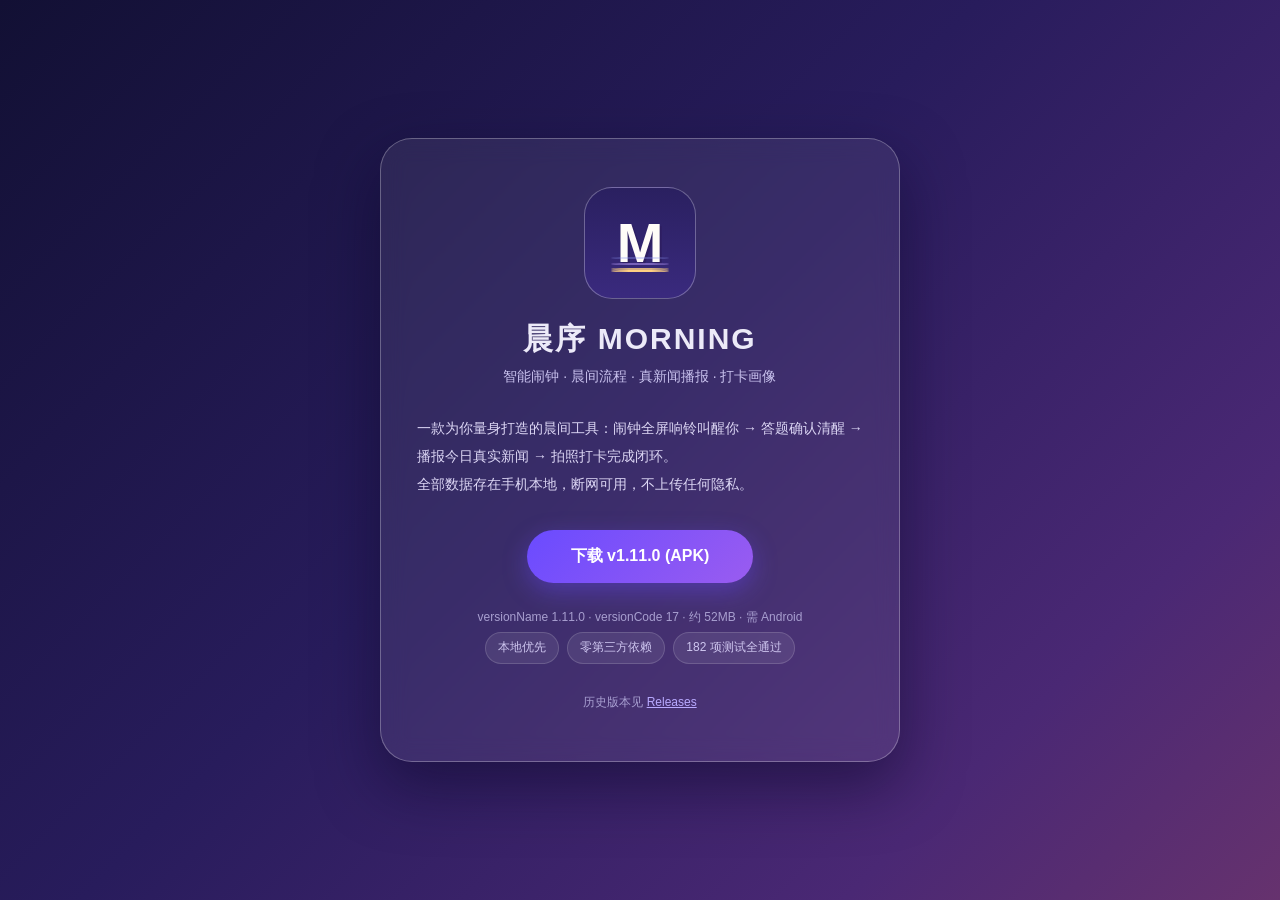
<file: index.html>
<!DOCTYPE html>
<html lang="zh-CN">
<head>
<meta charset="UTF-8">
<meta name="viewport" content="width=device-width, initial-scale=1.0">
<title>晨序 MORNING — 智能闹钟与晨间流程</title>
<style>
  * { margin: 0; padding: 0; box-sizing: border-box; }
  body {
    min-height: 100vh;
    font-family: "Microsoft YaHei", "PingFang SC", sans-serif;
    background: linear-gradient(135deg, #121034 0%, #281c5c 45%, #4a2874 80%, #66326e 100%);
    color: #eceaf8;
    display: flex; align-items: center; justify-content: center;
    padding: 40px 16px;
  }
  .card {
    max-width: 520px; width: 100%;
    background: rgba(255,255,255,.07);
    border: 1px solid rgba(255,255,255,.28);
    border-radius: 32px;
    padding: 48px 36px;
    backdrop-filter: blur(12px);
    text-align: center;
    box-shadow: 0 24px 60px rgba(10,6,40,.5);
  }
  .icon {
    width: 112px; height: 112px; border-radius: 28px; margin: 0 auto 20px;
    background: linear-gradient(180deg,#2a2060,#3a2a7e);
    border: 1px solid rgba(255,255,255,.3);
    display: flex; align-items: center; justify-content: center;
    font-size: 56px; font-weight: 700; color: #fffcf8;
    text-shadow: 2px 2px 0 rgba(46,30,96,.9);
    position: relative; overflow: hidden;
  }
  .icon::before { content:""; position:absolute; bottom:26px; left:26px; right:26px; height:0;
    border-top:2px solid #ffd082; border-radius:50%;
    box-shadow:0 -2px 0 rgba(255,208,130,.8), 0 -7px 0 rgba(190,160,255,.5), 0 -13px 0 rgba(140,150,240,.35); }
  h1 { font-size: 30px; letter-spacing: 2px; margin-bottom: 8px; }
  .sub { color: #c9c2ee; font-size: 14px; margin-bottom: 28px; }
  .desc { font-size: 14px; line-height: 2; color: #ddd7f5; margin-bottom: 32px; text-align: left; }
  .btn {
    display: inline-block; padding: 16px 44px; border-radius: 999px;
    background: linear-gradient(135deg, #6a4bff, #9a5cf0);
    color: #fff; font-size: 16px; font-weight: 600; text-decoration: none;
    box-shadow: 0 8px 24px rgba(106,75,255,.4);
    transition: transform .15s, box-shadow .15s;
  }
  .btn:hover { transform: translateY(-2px); box-shadow: 0 12px 30px rgba(106,75,255,.55); }
  .meta { margin-top: 24px; font-size: 12px; color: #a89fd0; line-height: 1.8; }
  .tag { display:inline-block; margin: 4px; padding: 4px 12px; border-radius: 999px;
    background: rgba(255,255,255,.08); border: 1px solid rgba(255,255,255,.15); font-size: 12px; color:#cfc7f0; }
</style>
</head>
<body>
  <div class="card">
    <div class="icon">M</div>
    <h1>晨序 MORNING</h1>
    <div class="sub">智能闹钟 · 晨间流程 · 真新闻播报 · 打卡画像</div>
    <div class="desc">
      一款为你量身打造的晨间工具：闹钟全屏响铃叫醒你 → 答题确认清醒 → 播报今日真实新闻 → 拍照打卡完成闭环。<br>
      全部数据存在手机本地，断网可用，不上传任何隐私。
    </div>
    <a class="btn" href="https://github.com/xia259214-beep/morning-app/releases/download/v1.11.0/morning-v1.11.0.apk" download>下载 v1.11.0 (APK)</a>
    <div class="meta">
      versionName 1.11.0 · versionCode 17 · 约 52MB · 需 Android<br>
      <span class="tag">本地优先</span><span class="tag">零第三方依赖</span><span class="tag">182 项测试全通过</span>
    </div>
    <div class="meta">历史版本见 <a style="color:#b9aaff" href="https://github.com/xia259214-beep/morning-app/releases">Releases</a></div>
  </div>
</body>
</html>
</file>
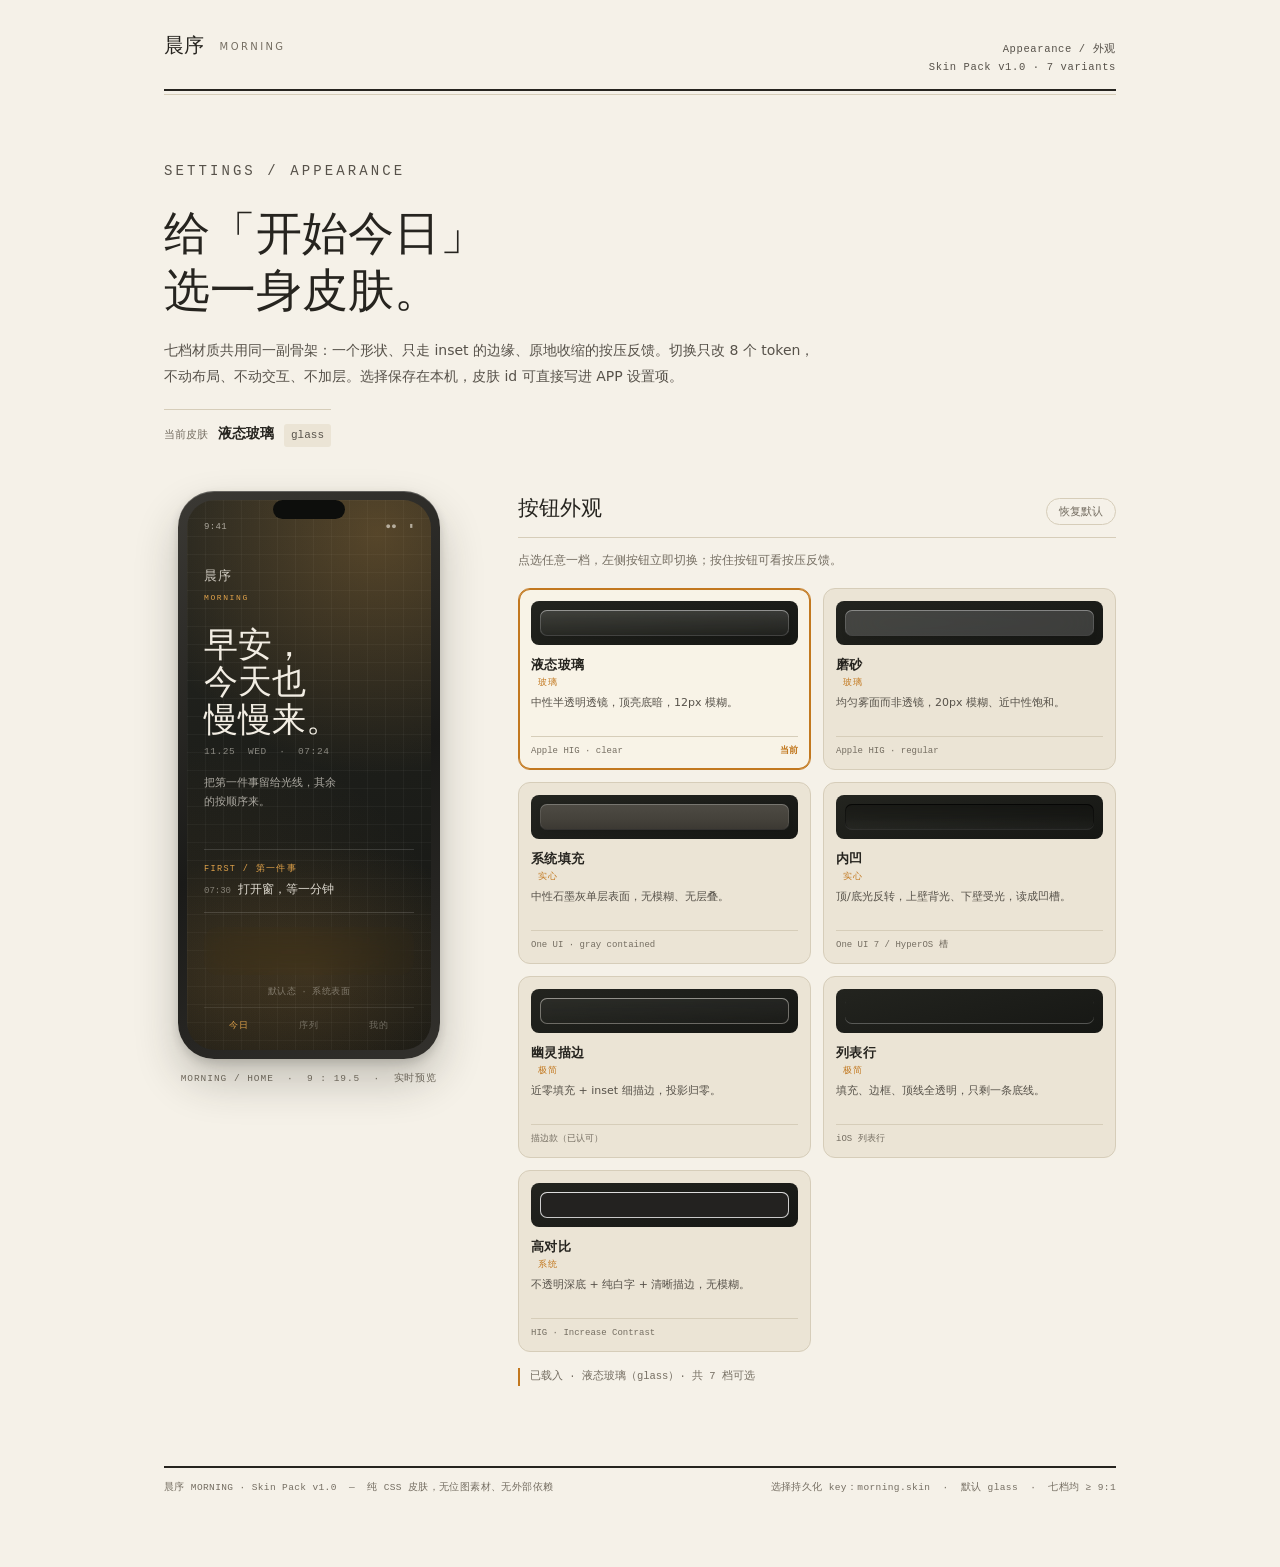
<file: design/skin-pack/index.html>
<!DOCTYPE html>
<html lang="zh-CN">
<head>
<meta charset="utf-8">
<meta name="viewport" content="width=device-width, initial-scale=1">
<title>晨序 MORNING · 外观与皮肤</title>
<style>
/* ── Page tokens ───────────────────────────────────────────── */
:root{
  color-scheme:light;
  --paper:#F5F1E8; --paper-2:#EBE4D5; --paper-3:#E2D9C6;
  --ink:#26241F; --ink-2:#57524A; --ink-3:#756E62;
  --amber:#C2781F; --amber-2:#E0A24A;
  --rule:#D6CDB9; --rule-soft:#E5DDCC;
  --font-display:"Iowan Old Style","Palatino Linotype","Book Antiqua",Palatino,Georgia,"Songti SC","STSong","SimSun",serif;
  --font-text:-apple-system,BlinkMacSystemFont,"Segoe UI","PingFang SC","Hiragino Sans GB","Microsoft YaHei",system-ui,sans-serif;
  --font-num:"SF Mono","Cascadia Code","Consolas",ui-monospace,monospace;
  --ease:cubic-bezier(.25,1,.5,1);
}

/* ── Skin tokens ─────────────────────────────────────────────
   Attribute selector (not element-bound) so the same 8 tokens drive
   BOTH the live phone preview (body[data-cta]) AND each picker card
   (.skin[data-cta]). One definition, no duplication.
   Skeleton is fixed: inset-only edges, dark bottom closing line,
   near-zero cast shadow, scale-on-press. Switching only swaps values. */
[data-cta="glass"]{
  --cta-face:linear-gradient(180deg,rgba(255,255,255,.145) 0%,rgba(255,255,255,.095) 44%,rgba(255,255,255,.038) 100%);
  --cta-fg:#F4F0E7; --cta-blur:blur(12px) saturate(128%);
  --cta-edge:rgba(255,255,255,.20);
  --cta-top:rgba(255,255,255,.30);
  --cta-bottom:rgba(0,0,0,.46);
  --cta-press:rgba(0,0,0,.30);
  --cta-cast:0 3px 10px -7px rgba(0,0,0,.55);
}
[data-cta="frosted"]{
  --cta-face:rgba(222,224,226,.19);
  --cta-fg:#F4F0E7; --cta-blur:blur(20px) saturate(105%);
  --cta-edge:rgba(255,255,255,.14);
  --cta-top:rgba(255,255,255,.26);
  --cta-bottom:rgba(0,0,0,.44);
  --cta-press:rgba(0,0,0,.30);
  --cta-cast:0 3px 10px -7px rgba(0,0,0,.5);
}
[data-cta="system"]{
  --cta-face:linear-gradient(180deg,#4E4B44 0%,#45423B 58%,#3B3832 100%);
  --cta-fg:#F6F2E9; --cta-blur:none;
  --cta-edge:rgba(255,255,255,.10);
  --cta-top:rgba(255,255,255,.15);
  --cta-bottom:rgba(0,0,0,.52);
  --cta-press:rgba(0,0,0,.32);
  --cta-cast:0 2px 8px -6px rgba(0,0,0,.6);
}
[data-cta="well"]{
  --cta-face:linear-gradient(180deg,rgba(0,0,0,.22) 0%,rgba(0,0,0,.08) 46%,rgba(255,255,255,.035) 100%);
  --cta-fg:#EFEAE0; --cta-blur:blur(8px) saturate(110%);
  --cta-edge:rgba(0,0,0,.34);
  --cta-top:rgba(0,0,0,.55);
  --cta-bottom:rgba(255,255,255,.16);
  --cta-press:rgba(0,0,0,.36);
  --cta-cast:0 0 0 0 rgba(0,0,0,0);
}
[data-cta="ghost"]{
  --cta-face:linear-gradient(180deg,rgba(255,255,255,.05) 0%,rgba(255,255,255,.014) 100%);
  --cta-fg:#F2EDE3; --cta-blur:blur(6px) saturate(108%);
  --cta-edge:rgba(242,237,227,.40);
  --cta-top:rgba(255,255,255,.18);
  --cta-bottom:rgba(0,0,0,.38);
  --cta-press:rgba(0,0,0,.28);
  --cta-cast:0 0 0 0 rgba(0,0,0,0);
}
[data-cta="row"]{
  --cta-face:transparent;
  --cta-fg:#F2EDE3; --cta-blur:none;
  --cta-edge:transparent;
  --cta-top:transparent;
  --cta-bottom:rgba(255,255,255,.26);
  --cta-press:rgba(0,0,0,.12);
  --cta-cast:0 0 0 0 rgba(0,0,0,0);
}
[data-cta="contrast"]{
  --cta-face:#232220;
  --cta-fg:#FFFFFF; --cta-blur:none;
  --cta-edge:rgba(255,255,255,.78);
  --cta-top:rgba(255,255,255,.28);
  --cta-bottom:rgba(0,0,0,.70);
  --cta-press:rgba(0,0,0,.42);
  --cta-cast:0 0 0 0 rgba(0,0,0,0);
}

*{box-sizing:border-box}
html{-webkit-text-size-adjust:100%}
body{margin:0;background:var(--paper);color:var(--ink);
  font-family:var(--font-text);font-size:16px;line-height:1.7;
  -webkit-font-smoothing:antialiased}
::selection{background:var(--amber-2);color:var(--ink)}
.wrap{max-width:1080px;margin:0 auto;padding:0 clamp(20px,5vw,64px) 72px}

/* ── Masthead ─────────────────────────────────────────────── */
.mast{display:flex;justify-content:space-between;align-items:baseline;gap:16px;
  padding:28px 0 12px;border-bottom:2px solid var(--ink)}
.brand{font-family:var(--font-display);font-size:20px;letter-spacing:.01em}
.brand small{font-family:var(--font-text);font-size:10px;letter-spacing:.24em;
  text-transform:uppercase;color:var(--ink-3);margin-left:10px;vertical-align:2px}
.mast-meta{font-family:var(--font-num);font-size:10.5px;letter-spacing:.06em;
  color:var(--ink-2);text-align:right}
.rule-thin{height:1px;background:var(--rule);border:0;margin:3px 0 0}

.intro{padding:clamp(36px,6vw,64px) 0 clamp(28px,4vw,44px);max-width:660px}
.eyebrow{font-family:var(--font-num);font-size:10.5px;letter-spacing:.22em;
  text-transform:uppercase;color:var(--amber);margin:0 0 20px}
.intro h1{font-family:var(--font-display);font-weight:400;
  font-size:clamp(1.9rem,4.2vw,2.9rem);line-height:1.24;margin:0 0 18px}
.intro p{font-size:14px;color:var(--ink-2);line-height:1.85;margin:0 0 20px}
.now{display:inline-flex;align-items:baseline;gap:10px;font-family:var(--font-num);
  font-size:11px;color:var(--ink-3);border-top:1px solid var(--rule);padding-top:12px}
.now b{font-family:var(--font-text);font-size:14px;color:var(--ink);font-weight:600}
.now span{background:var(--paper-2);padding:2px 7px;border-radius:3px;color:var(--ink-2)}

/* ── Layout ───────────────────────────────────────────────── */
.layout{display:grid;grid-template-columns:minmax(0,290px) minmax(0,1fr);
  gap:clamp(28px,5vw,64px);align-items:start}
.stage{display:flex;flex-direction:column;align-items:center;gap:12px}
.phone{position:relative;width:262px;aspect-ratio:9/19.5;border-radius:36px;padding:9px;
  background:linear-gradient(150deg,#3B3934,#1A1A18 55%,#33312D);
  box-shadow:0 1px 0 rgba(255,255,255,.22) inset,0 22px 44px rgba(38,36,31,.24),0 4px 10px rgba(38,36,31,.16)}
.screen{position:relative;height:100%;border-radius:28px;overflow:hidden;
  background:
    radial-gradient(ellipse 120% 34% at 50% 86%,rgba(224,162,74,.15),transparent 70%),
    radial-gradient(circle at 78% 6%,rgba(224,162,74,.28),transparent 44%),
    radial-gradient(circle at 12% 88%,rgba(224,162,74,.08),transparent 46%),
    linear-gradient(rgba(255,255,255,.035) 1px,transparent 1px),
    linear-gradient(90deg,rgba(255,255,255,.035) 1px,transparent 1px),
    linear-gradient(165deg,#23241F,#161714);
  background-size:auto,auto,auto,18px 18px,18px 18px,auto;
  padding:16px 17px;display:flex;flex-direction:column;color:#F2EDE3}
.notch{position:absolute;top:9px;left:50%;transform:translateX(-50%);
  width:72px;height:19px;border-radius:12px;background:#0D0E0C;z-index:5}
.statusbar{display:flex;justify-content:space-between;font-family:var(--font-num);
  font-size:9px;letter-spacing:.04em;color:rgba(242,237,227,.62);margin-top:4px}
.ph-brand{font-family:var(--font-display);font-size:13px;letter-spacing:.08em;
  margin-top:30px;color:rgba(242,237,227,.82)}
.ph-brand small{font-family:var(--font-num);font-size:8px;letter-spacing:.2em;
  color:var(--amber-2);display:block;margin-top:3px}
.ph-hi{font-family:var(--font-display);font-size:34px;line-height:1.1;margin-top:22px}
.ph-date{font-family:var(--font-num);font-size:9.5px;letter-spacing:.06em;
  color:rgba(242,237,227,.5);margin-top:6px}
.ph-quote{font-size:11px;line-height:1.7;color:rgba(242,237,227,.66);margin-top:14px;max-width:20ch}
.ph-card{margin-top:auto;border-top:1px solid rgba(255,255,255,.14);
  border-bottom:1px solid rgba(255,255,255,.14);padding:12px 0;margin-bottom:14px}
.ph-card .k{font-family:var(--font-num);font-size:8.5px;letter-spacing:.16em;
  text-transform:uppercase;color:var(--amber-2)}
.ph-card .v{font-size:11.5px;margin-top:4px;color:rgba(242,237,227,.9)}
.ph-card .v span{color:rgba(242,237,227,.45);font-family:var(--font-num);font-size:9px;margin-right:7px}

/* Product CTA — the ONE skeleton every skin shares */
.ph-cta{position:relative;display:flex;align-items:center;justify-content:space-between;
  width:100%;height:48px;padding:0 18px;border:0;outline:none;cursor:pointer;
  border-radius:14px;background:var(--cta-face);color:var(--cta-fg);
  font-family:var(--font-text);font-size:13.5px;font-weight:600;letter-spacing:.035em;
  -webkit-backdrop-filter:var(--cta-blur);backdrop-filter:var(--cta-blur);
  box-shadow:
    inset 0 0 0 1px var(--cta-edge),
    inset 0 1px 0 var(--cta-top),
    inset 0 -1px 0 var(--cta-bottom),
    var(--cta-cast);
  transform:scale(1);
  transition:transform 160ms var(--ease),box-shadow 160ms var(--ease),
    filter 160ms var(--ease),background 280ms var(--ease),color 280ms var(--ease)}
.ph-cta:hover:not(.down){filter:brightness(1.035)}
.ph-cta:focus-visible{outline:2px solid var(--amber-2);outline-offset:4px}
.cta-label,.cta-arrow{position:relative;z-index:2}
.cta-arrow{font-size:15px;font-weight:400;line-height:1;opacity:.7;
  transition:transform 160ms var(--ease)}
.ph-cta.down{transform:scale(.972);
  box-shadow:
    inset 0 0 0 1px var(--cta-edge),
    inset 0 1px 0 rgba(255,255,255,.06),
    inset 0 -1px 0 var(--cta-bottom),
    inset 0 6px 14px var(--cta-press),
    0 1px 3px -2px rgba(0,0,0,.45);
  filter:brightness(.94)}
.ph-cta.rebound{animation:ctaReb 320ms cubic-bezier(.22,1,.36,1)}
@keyframes ctaReb{0%{transform:scale(.972)}62%{transform:scale(1.006)}100%{transform:scale(1)}}
.ph-cta.rebound .cta-arrow{animation:arrowNudge 320ms var(--ease)}
@keyframes arrowNudge{0%{transform:translateX(0)}45%{transform:translateX(3px)}100%{transform:translateX(0)}}
.ph-read{font-family:var(--font-num);font-size:8.5px;letter-spacing:.04em;
  color:rgba(242,237,227,.4);margin-top:10px;text-align:center;min-height:12px}
.ph-tabs{display:flex;justify-content:space-around;margin-top:8px;padding-top:10px;
  border-top:1px solid rgba(255,255,255,.09)}
.ph-tabs span{font-size:9px;color:rgba(242,237,227,.35);letter-spacing:.08em}
.ph-tabs span:first-child{color:var(--amber-2)}
.stage-cap{font-family:var(--font-num);font-size:9.5px;letter-spacing:.1em;
  color:var(--ink-3);text-align:center}

/* ── Picker ───────────────────────────────────────────────── */
.picker-head{display:flex;justify-content:space-between;align-items:baseline;
  border-bottom:1px solid var(--rule);padding-bottom:10px;gap:16px}
.picker-head h2{font-family:var(--font-display);font-weight:400;font-size:21px;margin:0}
.reset{appearance:none;background:none;border:1px solid var(--rule);border-radius:999px;
  padding:5px 12px;font-family:var(--font-text);font-size:11px;color:var(--ink-3);
  cursor:pointer;transition:color var(--ease) 140ms,border-color var(--ease) 140ms}
.reset:hover{color:var(--ink);border-color:var(--ink-3)}
.reset:focus-visible{outline:2px solid var(--amber);outline-offset:2px}
.picker-note{font-size:12px;color:var(--ink-3);margin:12px 0 18px}
.skins{display:grid;grid-template-columns:repeat(2,minmax(0,1fr));gap:12px}
.skin{text-align:left;appearance:none;background:var(--paper-2);
  border:1px solid var(--rule);border-radius:12px;padding:12px;cursor:pointer;
  font-family:var(--font-text);color:var(--ink);
  transition:border-color 140ms var(--ease),background 140ms var(--ease),transform 140ms var(--ease)}
.skin:hover{border-color:var(--ink-3);transform:translateY(-1px)}
.skin.on{border-color:var(--amber);box-shadow:0 0 0 1px var(--amber) inset;background:#F8F3E7}
.skin:focus-visible{outline:2px solid var(--amber);outline-offset:2px}
.s-prev{display:block;height:44px;border-radius:8px;padding:9px;margin-bottom:11px;
  background:linear-gradient(165deg,#23241F,#161714)}
.s-prev i{display:block;height:26px;border-radius:7px;background:var(--cta-face);
  -webkit-backdrop-filter:var(--cta-blur);backdrop-filter:var(--cta-blur);
  box-shadow:
    inset 0 0 0 1px var(--cta-edge),
    inset 0 1px 0 var(--cta-top),
    inset 0 -1px 0 var(--cta-bottom),
    var(--cta-cast)}
.s-name{display:block;font-size:13px;font-weight:600;letter-spacing:.02em}
.s-fam{display:inline-block;font-family:var(--font-num);font-size:9px;letter-spacing:.1em;
  color:var(--amber);margin-left:7px;vertical-align:1px}
.s-desc{display:block;font-size:11px;color:var(--ink-2);line-height:1.55;margin-top:5px;min-height:34px}
.s-meta{display:flex;justify-content:space-between;align-items:baseline;
  font-family:var(--font-num);font-size:9px;color:var(--ink-3);margin-top:8px;
  border-top:1px solid var(--rule);padding-top:7px}
.s-cur{color:var(--amber);font-weight:600;visibility:hidden}
.skin.on .s-cur{visibility:visible}
.status{font-family:var(--font-num);font-size:10.5px;color:var(--ink-3);
  margin-top:16px;border-left:2px solid var(--amber);padding-left:10px;min-height:18px}

footer{margin-top:clamp(40px,7vw,80px);border-top:2px solid var(--ink);
  padding-top:12px;display:flex;justify-content:space-between;gap:16px;flex-wrap:wrap;
  font-family:var(--font-num);font-size:9.5px;letter-spacing:.04em;color:var(--ink-3)}

@media(max-width:860px){
  .layout{grid-template-columns:1fr}
  .stage{justify-self:center}
  .skins{grid-template-columns:1fr}
}
@media(prefers-reduced-motion:reduce){
  .ph-cta,.ph-cta.down,.ph-cta.rebound,.ph-cta.rebound .cta-arrow{
    transform:scale(1)!important;animation:none!important;transition:none!important}
  .skin:hover{transform:none}
}
</style>
</head>
<body data-cta="glass">
<div class="wrap">
  <header class="mast">
    <div class="brand">晨序 <small>MORNING</small></div>
    <div class="mast-meta">Appearance / 外观<br>Skin Pack v1.0 · 7 variants</div>
  </header>
  <hr class="rule-thin">

  <section class="intro">
    <p class="eyebrow">Settings / Appearance</p>
    <h1>给「开始今日」<br>选一身皮肤。</h1>
    <p>七档材质共用同一副骨架：一个形状、只走 inset 的边缘、原地收缩的按压反馈。切换只改 8 个 token，不动布局、不动交互、不加层。选择保存在本机，皮肤 id 可直接写进 APP 设置项。</p>
    <div class="now">当前皮肤 <b id="nowName">液态玻璃</b> <span id="nowId">glass</span></div>
  </section>

  <main class="layout">
    <div class="stage">
      <div class="phone">
        <div class="notch"></div>
        <div class="screen">
          <div class="statusbar"><span>9:41</span><span>●● &nbsp;▮</span></div>
          <div class="ph-brand">晨序<small>MORNING</small></div>
          <div class="ph-hi">早安，<br>今天也<br>慢慢来。</div>
          <div class="ph-date">11.25 &nbsp;WED &nbsp;·&nbsp; 07:24</div>
          <div class="ph-quote">把第一件事留给光线，其余的按顺序来。</div>
          <div class="ph-card">
            <div class="k">First / 第一件事</div>
            <div class="v"><span>07:30</span>打开窗，等一分钟</div>
          </div>
          <button type="button" class="ph-cta" id="cta" aria-label="晨序首页主按钮：开始今日">
            <span class="cta-label">开始今日</span><span class="cta-arrow" aria-hidden="true">→</span>
          </button>
          <div class="ph-read" id="phRead" role="status">默认态 · 系统表面</div>
          <div class="ph-tabs"><span>今日</span><span>序列</span><span>我的</span></div>
        </div>
      </div>
      <div class="stage-cap">MORNING / HOME &nbsp;·&nbsp; 9 : 19.5 &nbsp;·&nbsp; 实时预览</div>
    </div>

    <section class="picker" aria-labelledby="pickerTitle">
      <div class="picker-head">
        <h2 id="pickerTitle">按钮外观</h2>
        <button type="button" class="reset" id="reset">恢复默认</button>
      </div>
      <p class="picker-note">点选任意一档，左侧按钮立即切换；按住按钮可看按压反馈。</p>
      <div class="skins" id="skins" role="group" aria-label="按钮皮肤选择"></div>
      <div class="status" id="status" role="status">已载入 7 档皮肤</div>
    </section>
  </main>

  <footer>
    <span>晨序 MORNING · Skin Pack v1.0 &nbsp;—&nbsp; 纯 CSS 皮肤，无位图素材、无外部依赖</span>
    <span>选择持久化 key：<code>morning.skin</code> &nbsp;·&nbsp; 默认 <code>glass</code> &nbsp;·&nbsp; 七档均 ≥ 9:1</span>
  </footer>
</div>

<script>
(function(){
  var SKINS=[
    {id:'glass',    name:'液态玻璃', fam:'玻璃', source:'Apple HIG · clear',      contrast:'≈ 9:1',  desc:'中性半透明透镜，顶亮底暗，12px 模糊。'},
    {id:'frosted',  name:'磨砂',     fam:'玻璃', source:'Apple HIG · regular',    contrast:'≈ 9:1',  desc:'均匀雾面而非透镜，20px 模糊、近中性饱和。'},
    {id:'system',   name:'系统填充', fam:'实心', source:'One UI · gray contained',contrast:'≈ 9:1',  desc:'中性石墨灰单层表面，无模糊、无层叠。'},
    {id:'well',     name:'内凹',     fam:'实心', source:'One UI 7 / HyperOS 槽',  contrast:'≈ 12:1', desc:'顶/底光反转，上壁背光、下壁受光，读成凹槽。'},
    {id:'ghost',    name:'幽灵描边', fam:'极简', source:'描边款（已认可）',       contrast:'≈ 13:1', desc:'近零填充 + inset 细描边，投影归零。'},
    {id:'row',      name:'列表行',   fam:'极简', source:'iOS 列表行',             contrast:'≈ 13:1', desc:'填充、边框、顶线全透明，只剩一条底线。'},
    {id:'contrast', name:'高对比',   fam:'系统', source:'HIG · Increase Contrast',contrast:'≈ 16:1', desc:'不透明深底 + 纯白字 + 清晰描边，无模糊。'}
  ];
  var DEFAULT='glass', KEY='morning.skin';
  var body=document.body, box=document.getElementById('skins');
  var nowName=document.getElementById('nowName'), nowId=document.getElementById('nowId');
  var status=document.getElementById('status');
  var cta=document.getElementById('cta'), ctaRead=document.getElementById('phRead');

  function el(tag,cls,txt){
    var n=document.createElement(tag);
    if(cls)n.className=cls;
    if(txt!==undefined && txt!==null)n.textContent=txt;
    return n;
  }
  function find(id){
    for(var i=0;i<SKINS.length;i++){if(SKINS[i].id===id)return SKINS[i];}
    return null;
  }

  SKINS.forEach(function(s){
    var card=el('button','skin');
    card.type='button';
    card.setAttribute('data-cta',s.id);
    card.setAttribute('aria-pressed','false');
    card.setAttribute('aria-label',s.name+'，'+s.fam+'族，'+s.desc+' 对比度 '+s.contrast);

    var prev=el('span','s-prev');
    prev.appendChild(el('i'));
    card.appendChild(prev);

    var line=el('span');
    line.appendChild(el('span','s-name',s.name));
    line.appendChild(el('span','s-fam',s.fam));
    card.appendChild(line);
    card.appendChild(el('span','s-desc',s.desc));

    var meta=el('span','s-meta');
    meta.appendChild(el('span','',s.source));
    meta.appendChild(el('span','s-cur','当前'));
    card.appendChild(meta);

    card.addEventListener('click',function(){apply(s.id,true);});
    box.appendChild(card);
  });

  var cards=box.querySelectorAll('.skin');

  function pulse(){
    cta.classList.remove('rebound'); void cta.offsetWidth; cta.classList.add('rebound');
    if(cta._t)cta._t.forEach(clearTimeout);
    var ts=[]; cta._t=ts;
    ts.push(setTimeout(function(){ctaRead.textContent='按下 · 原地收缩 .972';},0));
    ts.push(setTimeout(function(){ctaRead.textContent='释放 · 阻尼回位 320ms';},130));
    ts.push(setTimeout(function(){ctaRead.textContent='默认态 · 系统表面';cta.classList.remove('rebound');},480));
  }

  function apply(id,fromUser){
    var s=find(id);
    if(!s)return;
    body.setAttribute('data-cta',id);
    nowName.textContent=s.name;
    nowId.textContent=s.id;
    for(var i=0;i<cards.length;i++){
      var on=cards[i].getAttribute('data-cta')===id;
      cards[i].setAttribute('aria-pressed',on?'true':'false');
      if(on)cards[i].classList.add('on');else cards[i].classList.remove('on');
    }
    try{localStorage.setItem(KEY,id);}catch(e){}
    if(fromUser){
      status.textContent='已切换 · '+s.name+'（'+s.id+'）· 对比度 '+s.contrast+' · 已保存到本机';
      pulse();
    }else{
      status.textContent='已载入 · '+s.name+'（'+s.id+'）· 共 7 档可选';
    }
  }

  document.getElementById('reset').addEventListener('click',function(){apply(DEFAULT,true);});

  cta.addEventListener('pointerdown',function(){
    cta.classList.add('down');ctaRead.textContent='按下 · 原地收缩 .972';
  });
  cta.addEventListener('pointerup',function(){
    if(!cta.classList.contains('down'))return;
    cta.classList.remove('down');pulse();
  });
  cta.addEventListener('pointercancel',function(){cta.classList.remove('down');});
  cta.addEventListener('pointerleave',function(){
    if(cta.classList.contains('down')){cta.classList.remove('down');pulse();}
  });
  cta.addEventListener('keydown',function(e){
    if((e.key===' '||e.key==='Enter')&&!e.repeat){e.preventDefault();cta.classList.add('down');}
  });
  cta.addEventListener('keyup',function(e){
    if(e.key===' '||e.key==='Enter'){e.preventDefault();cta.classList.remove('down');pulse();}
  });

  var saved=null;
  try{saved=localStorage.getItem(KEY);}catch(e){}
  apply(find(saved)?saved:DEFAULT,false);
})();
</script>
</body>
</html>
</file>
